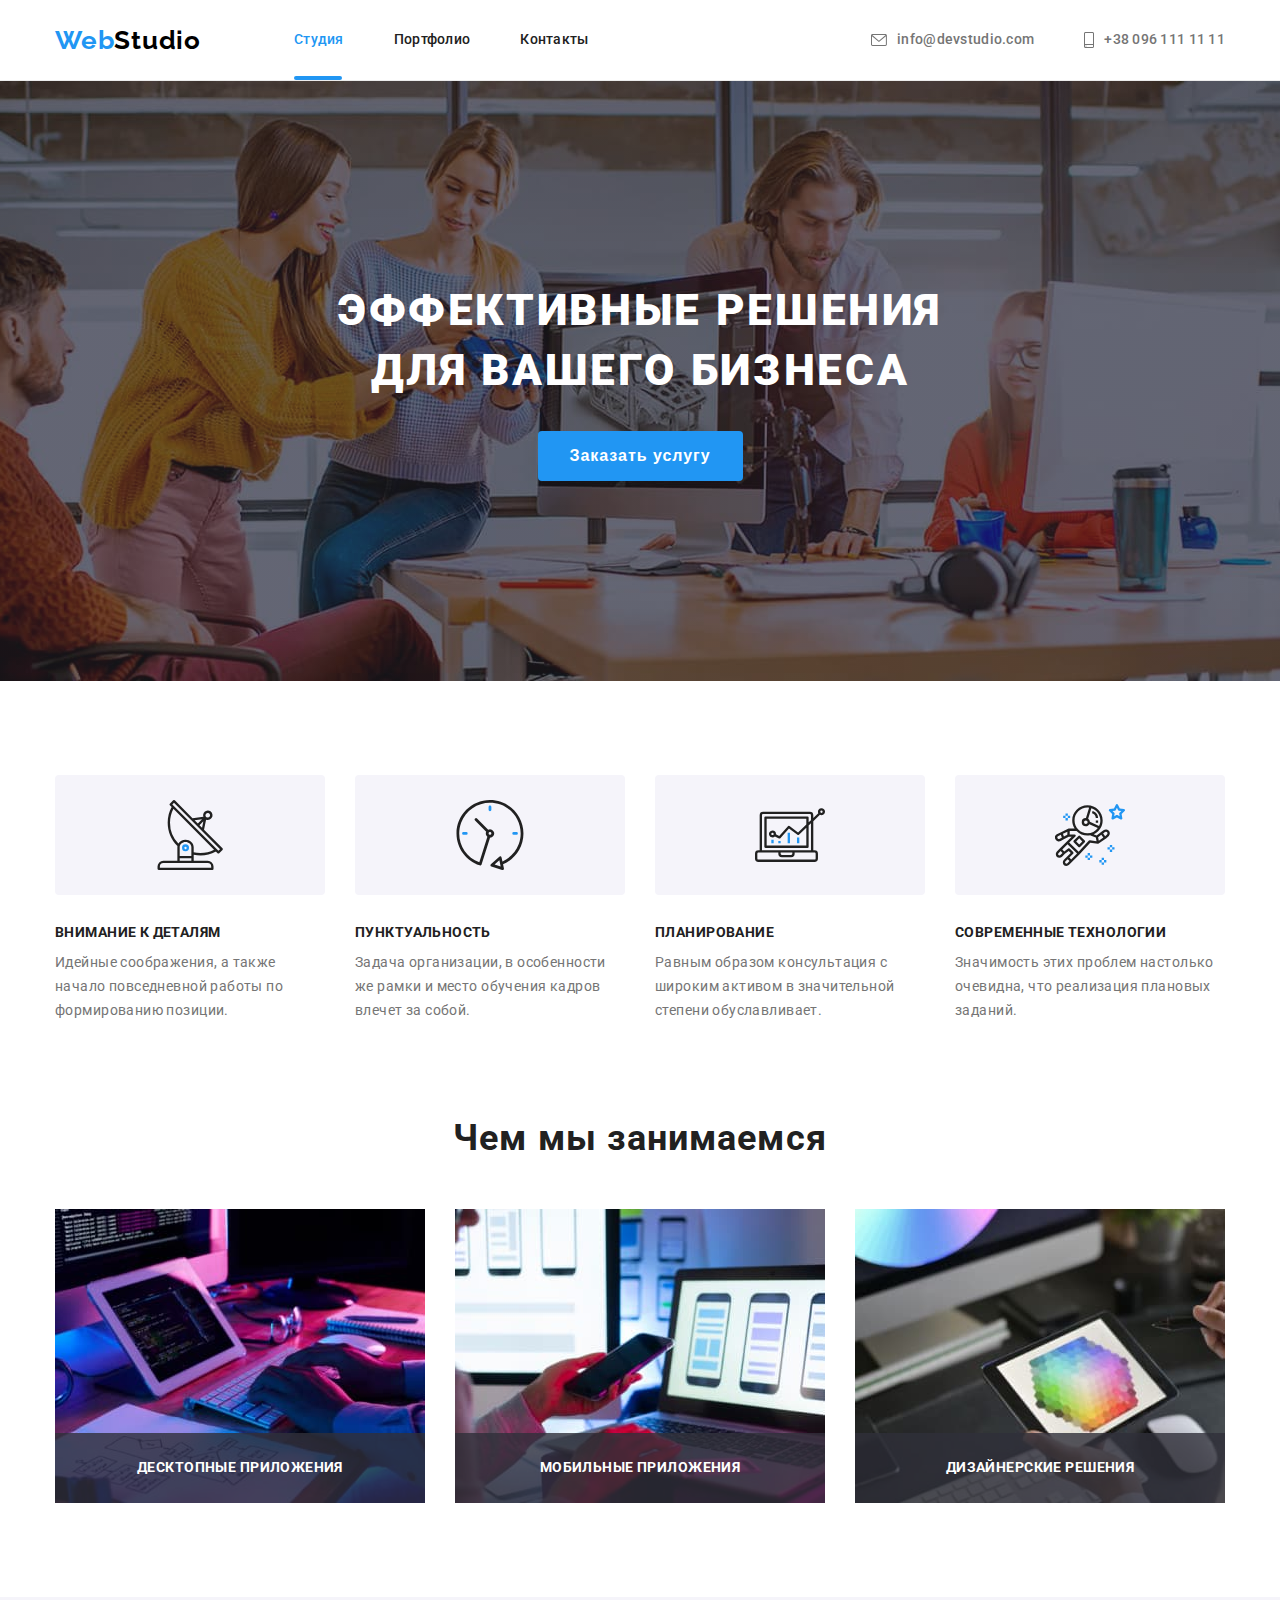
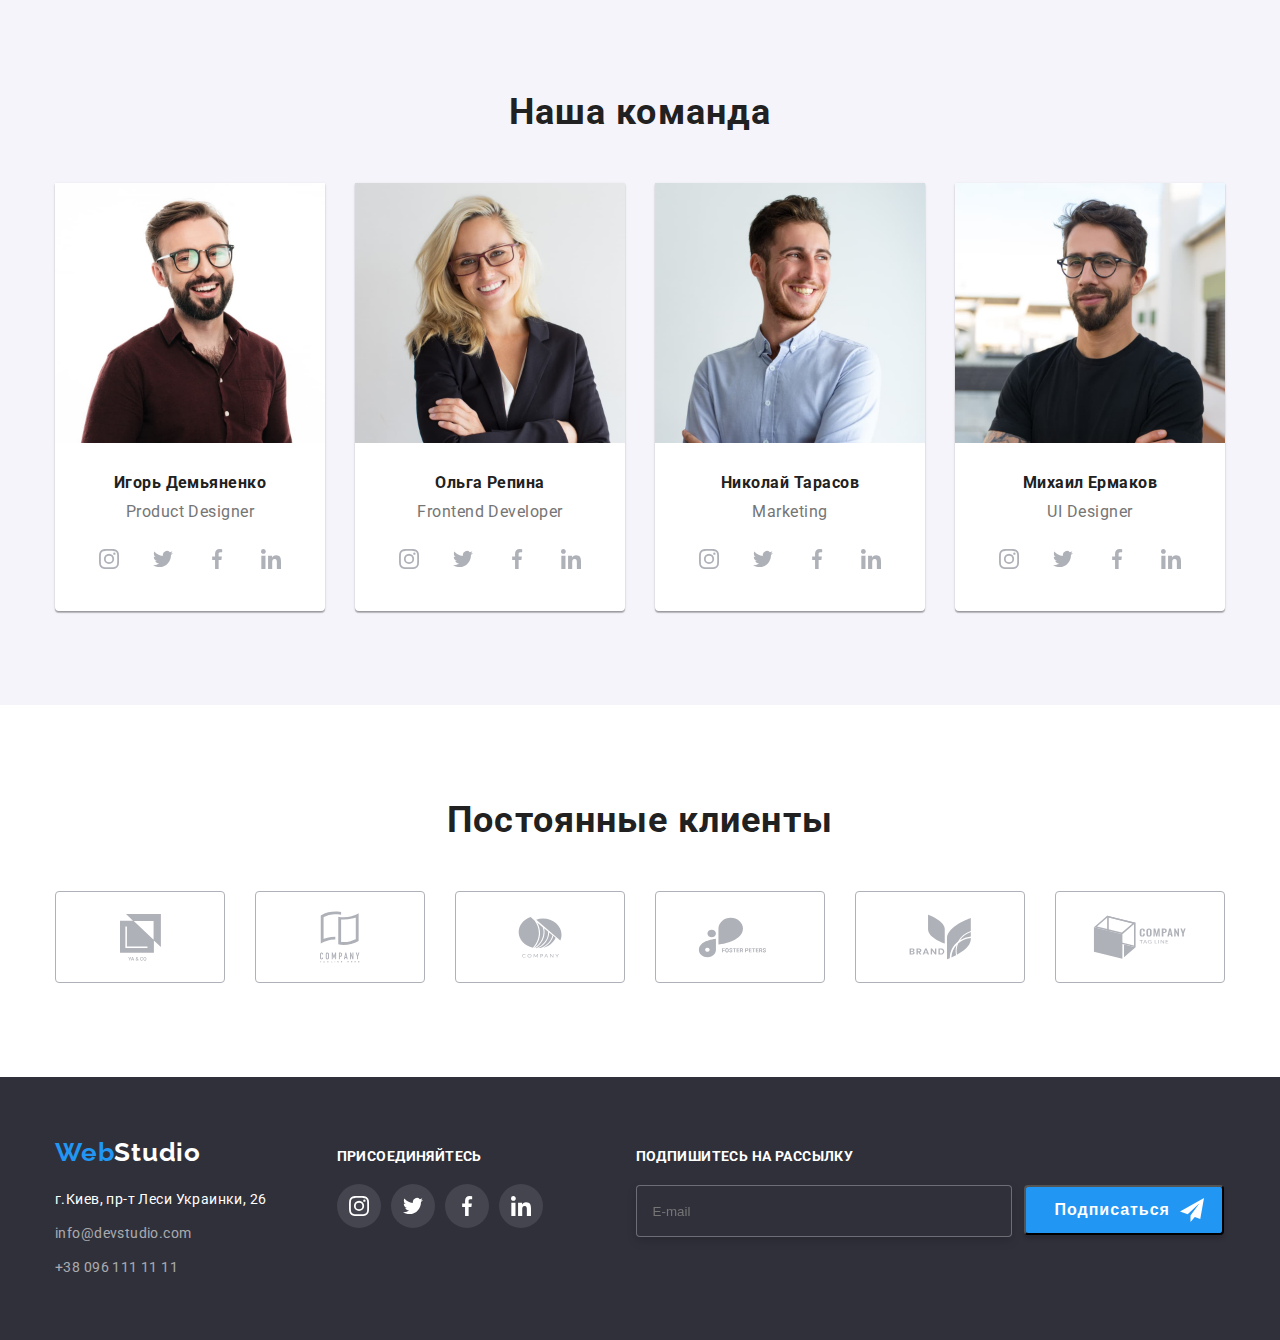
<file: index.html>
<!DOCTYPE html>
<html lang="ru">
<head>
    <meta charset="UTF-8">
    <meta http-equiv="X-UA-Compatible" content="IE=edge">
    <meta name="viewport" content="width=device-width, initial-scale=1.0">
    <title>goit-markup-hw-06</title>
<link rel="stylesheet" href="https://cdnjs.cloudflare.com/ajax/libs/modern-normalize/1.1.0/modern-normalize.min.css"
    integrity="sha512-wpPYUAdjBVSE4KJnH1VR1HeZfpl1ub8YT/NKx4PuQ5NmX2tKuGu6U/JRp5y+Y8XG2tV+wKQpNHVUX03MfMFn9Q=="
    crossorigin="anonymous" referrerpolicy="no-referrer" />

    <link href="https://fonts.googleapis.com/css2?family=Raleway:wght@700&family=Roboto:wght@400;500;700;900&display=swap" rel="stylesheet">

    <link rel="stylesheet" href="./css/styles.css">
</head>


<body>

        <header class="header-border">
                
            <div class="container header-conteiner">
                    
                    
                        
                        <div class="logo-menu-wrapper">
                            <a class="link header-logo" href="./index.html"><span lang="en" class="logo-web logo">Web</span> <p lang="en"
                                    class="logo-s logo">Studio</p> </a>
                            
                            
                            <nav class="header-nav">
                            
                                <ul class="nav-menu list ">
                                    <li class="nav-menu-item "><a class="current current-line link nav-menu-link" href="./index.html">Студия</a></li>
                                    <li class="nav-menu-item"><a class="link nav-menu-link" href="./portfolio.html">Портфолио</a></li>
                                    <li class="nav-menu-item"><a class="link nav-menu-link" href="./contacts.html">Контакты</a></li>
                                </ul>
                            
                            
                            </nav>
                    
                        </div>
                    
                    
                        <div class="header-contacts">
                                <ul class="list">
                                    <!-- Ссылка на адрес электронной почты  -->
                                    <li class="header-contacts-item">
                                        
                                        
                                        <a class="link header-mail header-mail-link" href="mailto:info@devstudio.com">
                                        
                                        <svg class="header-mail-icon" width="16" height="12">
                                            <use href="./images/svg/icons.svg#icon-envelope"></use>
                                        </svg>

                                        info@devstudio.com
                                    
                                    
                                        </a></li>
                                
                                    <!-- Ссылка на телефонный номер -->
                                    <li class="header-contacts-item">
                                        
                                        <a class="link header-tel header-tel-link" href="tel:+380961111111">
                                        
                                        <svg class="header-tel-icon" width="10" height="16">
                                            <use href="./images/svg/icons.svg#icon-smartphone"></use>
                                        </svg>
                                        +38 096 111 11 11
                                    
                                        </a>
                                    
                                    </li>
                                </ul>

                        </div>
                    
            </div>
                      

        </header>

        <main>
                <section class="hero overlay section">
                    
                    <div class="container hero-wrapper">  
                        
                        <h1 class="hero-title">Эффективные решения для вашего бизнеса</h1>

                        <button class="btn hero-btn" type="button" data-modal-open>Заказать услугу</button>
                    </div>
                </section>



                <section class="section">
                    
                    <div class="container features">
                            <h2 class="features-title" lang="en"> </h2>
                            
                            
                            <ul class="list">
                            
                                <li class="features-list-item">
                                    <div class="features-thumb">
                                        <svg class="icon-antenna" width="70" height="70">
                                            <use href="./images/svg/icons.svg#icon-antenna"></use>
                                        </svg>
                                    </div>
                                    <h3 class="features-subtitle">Внимание к деталям</h3>
                                    <p class="features-text">Идейные соображения, а также начало повседневной работы по формированию позиции.</p>
                                </li>
                            
                                <li class="features-list-item">
                                    <div class="features-thumb">
                                        <svg class="icon-clock" width="70" height="70">
                                            <use href="./images/svg/icons.svg#icon-clock"></use>
                                        </svg>
                                    </div>
                                    <h3 class="features-subtitle">Пунктуальность</h3>
                                    <p class="features-text">Задача организации, в особенности же рамки и место обучения кадров влечет за собой.</p>
                                </li>
                            
                                <li class="features-list-item">
                                    <div class="features-thumb">
                                        <svg class="icon-diagram" width="70" height="70">
                                            <use href="./images/svg/icons.svg#icon-diagram"></use>
                                        </svg>
                                    </div>
                                    <h3 class="features-subtitle">Планирование</h3>
                                    <p class="features-text">Равным образом консультация с широким активом в значительной степени обуславливает.</p>
                                </li>
                                <li class="features-list-item">
                                    <div class="features-thumb">
                                        <svg class="icon-astronaut" width="70" height="70">
                                            <use href="./images/svg/icons.svg#icon-astronaut"></use>
                                        </svg>
                                    </div>
                                    <h3 class="features-subtitle">Современные технологии</h3>
                                    <p class="features-text">Значимость этих проблем настолько очевидна, что реализация плановых заданий.</p>
                                </li>
                            </ul>

                    </div>
                    
                    

                
                </section >

                <section  class="section-jobs">
                        
                    <div class="container  jobs">
                            <h2 class="jobs-title">Чем мы занимаемся</h2>
                            
                            <ul class="list">
                                <li class="jobs-list-item">
                                    <img src="./images/jobs/box-1.jpg" alt="Обработка алгоритмов" width="370" height="294">
                                    <div class="jobs-label">
                                        <p class="jobs-label-text">Десктопные приложения</p>
                                    </div>
                                </li>
                                <li class="jobs-list-item">
                                    <img src="./images/jobs/box-2.jpg" alt="Поиск телефонов" width="370" height="294">
                                    <div class="jobs-label">
                                        <p class="jobs-label-text">Мобильные приложения</p>
                                    </div>
                                </li>
                                <li class="jobs-list-item">
                                    <img src="./images/jobs/box-3.jpg" alt="Цветовая палитра" width="370" height="294">
                                    <div class="jobs-label">
                                        <p class="jobs-label-text">Дизайнерские решения</p>
                                    </div>
                                </li>
                            </ul>

                    </div>
                        
                
                
                </section>




                <section class="section team">

                       
                        <div class="container">

                            <h2 class="team-title">Наша команда</h2>
                            
                            <ul class="list">
                                <li class="team-list-item team-card">
                            
                            
                                    <img src="./images/team/team-card1.jpg" alt="Игорь Демьяненко" width="270" height="260">
                            
                                    <div class="team-text-wrapper" >

                                            <h3 class="team-subtitle">Игорь Демьяненко</h3>
                                            <p class="team-text" lang="en">Product Designer</p>

                                            <ul class="team-social-list">
                                                <li class="list-icon-item">
                                                    <a class="team-social-link" href="">
                                                        <svg class="icon-instagram icons-bg" width="20" height="20">
                                                            <use href="./images/svg/icons.svg#icon-instagram"></use>
                                                        </svg>
                                                    </a>
                                                        
                                                    
                                                </li>
                                                <li class="list-icon-item">
                                                    <a class="team-social-link" href="">
                                                        <svg class="icon-twitter icons-bg" width="20" height="20">
                                                            <use href="./images/svg/icons.svg#icon-twitter"></use>
                                                        </svg>
                                                    </a>
                                                    
                                                </li>
                                                <li class="list-icon-item">
                                                    <a class="team-social-link" href="">
                                                        <svg class="icon-facebook icons-bg" width="20" height="20">
                                                            <use href="./images/svg/icons.svg#icon-facebook"></use>
                                                        </svg>
                                                    </a>
                                                </li>
                                                <li class="list-icon-item">
                                                    <a class="team-social-link" href="">
                                                        <svg class="icon-linkedin icons-bg" width="20" height="20">
                                                            <use href="./images/svg/icons.svg#icon-linkedin"></use>
                                                        </svg>
                                                    </a>
                                                </li>
                                            </ul>
                                    </div>
                                    
                                </li>
                            
                            
                                <li class="team-list-item team-card">
                            
                            
                                    <img src="./images/team/team-card2.jpg" alt="Ольга Репина" width="270" height="260">
                            

                                        <div class="team-text-wrapper" >
                                            <h3 class="team-subtitle">Ольга Репина</h3>
                                            <p class="team-text" lang="en">Frontend Developer</p>
                                            <ul class="team-social-list">
                                                <li class="list-icon-item">
                                                    <a class="team-social-link" href="">
                                                        <svg class="icon-instagram icons-bg" width="20" height="20">
                                                            <use href="./images/svg/icons.svg#icon-instagram"></use>
                                                        </svg>
                                                    </a>
                                            
                                            
                                                </li>
                                                <li class="list-icon-item">
                                                    <a class="team-social-link" href="">
                                                        <svg class="icon-twitter icons-bg" width="20" height="20">
                                                            <use href="./images/svg/icons.svg#icon-twitter"></use>
                                                        </svg>
                                                    </a>
                                            
                                                </li>
                                                <li class="list-icon-item">
                                                    <a class="team-social-link" href="">
                                                        <svg class="icon-facebook icons-bg" width="20" height="20">
                                                            <use href="./images/svg/icons.svg#icon-facebook"></use>
                                                        </svg>
                                                    </a>
                                                </li>
                                                <li class="list-icon-item">
                                                    <a class="team-social-link" href="">
                                                        <svg class="icon-linkedin icons-bg" width="20" height="20">
                                                            <use href="./images/svg/icons.svg#icon-linkedin"></use>
                                                        </svg>
                                                    </a>
                                                </li>
                                            </ul>
                                        </div>
                                    
                            
                                </li>
                            
                            
                                <li class="team-list-item team-card">
                            
                            
                                    <img src="./images/team/team-card3.jpg" alt="Николай Тарасов" width="270" height="260">
                            
                                    
                                    <div class="team-text-wrapper" >
                                        <h3 class="team-subtitle">Николай Тарасов</h3>
                                        <p class="team-text" lang="en">Marketing</p>
                                        <ul class="team-social-list">
                                            <li class="list-icon-item">
                                                <a class="team-social-link" href="">
                                                    <svg class="icon-instagram icons-bg" width="20" height="20">
                                                        <use href="./images/svg/icons.svg#icon-instagram"></use>
                                                    </svg>
                                                </a>
                                        
                                        
                                            </li>
                                            <li class="list-icon-item">
                                                <a class="team-social-link" href="">
                                                    <svg class="icon-twitter icons-bg" width="20" height="20">
                                                        <use href="./images/svg/icons.svg#icon-twitter"></use>
                                                    </svg>
                                                </a>
                                        
                                            </li>
                                            <li class="list-icon-item">
                                                <a class="team-social-link" href="">
                                                    <svg class="icon-facebook icons-bg" width="20" height="20">
                                                        <use href="./images/svg/icons.svg#icon-facebook"></use>
                                                    </svg>
                                                </a>
                                            </li>
                                            <li class="list-icon-item">
                                                <a class="team-social-link" href="">
                                                    <svg class="icon-linkedin icons-bg" width="20" height="20">
                                                        <use href="./images/svg/icons.svg#icon-linkedin"></use>
                                                    </svg>
                                                </a>
                                            </li>
                                        </ul>
                                    </div>
                                    
                            
                            
                                </li>
                            
                            
                                <li class="team-list-item team-card">
                            
                            
                                    <img src="./images/team/team-card4.jpg" alt="Михаил Ермаков" width="270" height="260">
                            
                                    
                                    <div class="team-text-wrapper" >
                                        <h3 class="team-subtitle">Михаил Ермаков</h3>
                                        <p class="team-text" lang="en">UI Designer</p>
                                        <ul class="team-social-list">
                                            <li class="list-icon-item">
                                                <a class="team-social-link" href="">
                                                    <svg class="icon-instagram icons-bg" width="20" height="20">
                                                        <use href="./images/svg/icons.svg#icon-instagram"></use>
                                                    </svg>
                                                </a>
                                        
                                        
                                            </li>
                                            <li class="list-icon-item">
                                                <a class="team-social-link" href="">
                                                    <svg class="icon-twitter icons-bg" width="20" height="20">
                                                        <use href="./images/svg/icons.svg#icon-twitter"></use>
                                                    </svg>
                                                </a>
                                        
                                            </li>
                                            <li class="list-icon-item">
                                                <a class="team-social-link" href="">
                                                    <svg class="icon-facebook icons-bg" width="20" height="20">
                                                        <use href="./images/svg/icons.svg#icon-facebook"></use>
                                                    </svg>
                                                </a>
                                            </li>
                                            <li class="list-icon-item">
                                                <a class="team-social-link" href="">
                                                    <svg class="icon-linkedin icons-bg" width="20" height="20">
                                                        <use href="./images/svg/icons.svg#icon-linkedin"></use>
                                                    </svg>
                                                </a>
                                            </li>
                                        </ul>
                                    </div>

                                    
                            
                                </li>
                            
                            </ul>

                        </div>
                        


                </section>



                <section class="section klients">

                    <div class="container">

                        <h2 class="klients-title">Постоянные клиенты</h2>

                        <ul class="list klients-list">

                            <li class="klients-list-item">

                                <a class="link clients-link" href="">

                                    <svg class="icon-client1 klients-list-icon" width="41" height="47">
                                        <use href="./images/svg/icons.svg#icon-client1"></use>
                                    </svg>

                                </a>


                                

                            </li>

                            <li class="klients-list-item">
                            
                                <a class="link clients-link" href="">
                                
                                    <svg class="icon-client2 klients-list-icon" width="40" height="52">
                                        <use href="./images/svg/icons.svg#icon-client2"></use>
                                    </svg>
                                
                                </a>
                            
                            </li>

                            <li class="klients-list-item">
                            
                                <a class="link clients-link" href="">
                                
                                    <svg class="icon-client3 klients-list-icon" width="44" height="42">
                                        <use href="./images/svg/icons.svg#icon-client3"></use>
                                    </svg>
                                
                                </a>
                            
                            </li>

                            <li class="klients-list-item">
                            
                                <a class="link clients-link" href="">
                                
                                    <svg class="icon-client4 klients-list-icon" width="85" height="41">
                                        <use href="./images/svg/icons.svg#icon-client4"></use>
                                    </svg>
                                
                                </a>
                            
                            </li>


                            <li class="klients-list-item">
                            
                                <a class="link clients-link" href="">
                                
                                    <svg class="icon-client5 klients-list-icon" width="63" height="46">
                                        <use href="./images/svg/icons.svg#icon-client5"></use>
                                    </svg>
                                
                                </a>
                            
                            </li>


                            <li class="klients-list-item">
                            
                                <a class="link clients-link" href="">
                                
                                    <svg class="icon-client6 klients-list-icon" width="94" height="44">
                                        <use href="./images/svg/icons.svg#icon-client6"></use>
                                    </svg>
                                
                                </a>
                            
                            </li>

                        </ul>

                    </div>

                </section>
                

        </main>


        <footer class="footer section">
           
            <div class="container footer-wrapper">

                    <div class="footer-contacts">
                        <a class="link footer-link" href="./index.html"><span lang="en" class="footer-logo-web logo">Web</span>
                            <p lang="en" class="footer-logo-s logo">Studio</p>
                        </a>
                        
                        
                        <address class="footer-address">
                            <p class="footer-address-text">г.Киев,
                                пр-т Леси Украинки, 26</p>
                        
                        
                            <ul class="list">
                                <!-- Ссылка на адрес электронной почты  -->
                                <li class="footer-list-item"><a class="link footer-mail" href="mailto:info@devstudio.com">info@devstudio.com</a>
                                </li>
                        
                                <!-- Ссылка на телефонный номер -->
                                <li class="footer-list-item"><a class="link footer-tel" href="tel:+380961111111">+38 096 111 11 11</a></li>
                            </ul>
                        
                        
                        </address>

                    </div>
                    

                    <div class="footer-social-links">

                        <p class="footer-title-link">присоединяйтесь</p>

                        <ul class="list footer-social-list">
                            
                            <li class="footer-social-list-item">
                                <a class="footer-social-list-link" href="">
                                        <svg class="footer-icon" width="20" height="20">
                                            <use href="./images/svg/icons.svg#icon-instagram"></use>
                                        </svg>
                                </a>
                            </li>

                            <li class="footer-social-list-item">
                                <a class="footer-social-list-link" href="">
                                    <svg class="footer-icon" width="20" height="20">
                                        <use href="./images/svg/icons.svg#icon-twitter"></use>
                                    </svg>
                                </a>
                            </li>


                            <li class="footer-social-list-item">
                                <a class="footer-social-list-link" href="">
                                    <svg class="footer-icon" width="20" height="20">
                                        <use href="./images/svg/icons.svg#icon-facebook"></use>
                                    </svg>
                                </a>
                            </li>


                            <li class="footer-social-list-item">
                                <a class="footer-social-list-link" href="">
                                    <svg class="footer-icon" width="20" height="20">
                                        <use href="./images/svg/icons.svg#icon-linkedin"></use>
                                    </svg>
                                </a>
                            </li>


                            
                        </ul>


                    </div>

                    <div class="footer-form">
                        
                        <label class="footer-title-form">Подпишитесь на рассылку
                            <span class="footer-form-wraper">
                                <input type="mail" class="footer-form-input" name="mailing" placeholder="E-mail">
                                
                                <button class="footer-button-mailing"> <span class="footer-button-mailing-title" >Подписаться</span> 
                                    <svg class="footer-pictures" width="24" height="24">
                                        <use href="./images/svg/icons.svg#icon-icon-send">
                                        </use>
                                    </svg>
                                </button>

                            </span>
                        </label>

                    </div>
            </div>
            

        </footer>

        <div class="backdrop is-hidden" data-modal>

            <div class="modal">
                <button type="button" class="modal-btn" data-modal-close>

                    <svg class="modal-icon" width="18" height="18">
                        <use href="./images/svg/icons.svg#icon-close-black"></use>
                    </svg>
                </button>

                <form action="#" class="modal-form">
                    <p class="modal-form-title">Оставьте свои данные, мы вам перезвоним</p>
                    <label class="modal-form-item">Имя
                        <span class="modal-form-wraper">
                            <input type="text" class="modal-form-input" name="user-name" minlength="2" pattern="[a-zA-Zа-яёА-ЯЁ]+"
                                title="Имя должно содержать только смволы кириллицы или латиницы" required="">
                            <svg class="modal-pictures" width="18" height="18">
                                <use href="./images/svg/icons.svg#icon-icon-name-modal">
                                </use>
                            </svg>
                        </span>
                    </label>
                    <label class="modal-form-item">Телефон
                        <span class="modal-form-wraper">
                            <input type="tel" class="modal-form-input" name="user-tel" pattern="[0-9]{3}-[0-9]{3}-[0-9]{2}-[0-9]{2}"
                                title="099-000-00-00">
                            <svg class="modal-pictures" width="18" height="18">
                                <use href="./images/svg/icons.svg#icon-icon-phone-modal">
                                </use>
                            </svg>
                        </span>
                    </label>
                    <label class="modal-form-item">Почта
                        <span class="modal-form-wraper">
                            <input type="mail" title="example@mail.com" class="modal-form-input" name="user-post">
                            <svg class="modal-pictures" width="18" height="18">
                                <use href="./images/svg/icons.svg#icon-icon-email-modal">
                                </use>
                            </svg>
                        </span>
                    </label>
                    <label class="modal-form-item modal-form-item-last">Комментарий
                        <textarea class="modal-form-message" name="message" placeholder="Введите текст"></textarea>
                    </label>
                   
                    <input type="checkbox" id="accept-policy" class="modal-form-checkbox visually-hidden">
                    <label for="accept-policy" class="modal-form-checkbox-lable">Соглашаюсь с рассылкой и принимаю&nbsp;
                        <a href="#" class="agree">Условия договора</a>
                    </label>
                    <div class="modal-button-position">
                        <button class="modal-form-button" type="submit">Отправить</button>
                    </div>
                </form>

            </div>
               

        </div>
    
        <script src="./js/modal.js"></script>
</body>

</html>
</file>
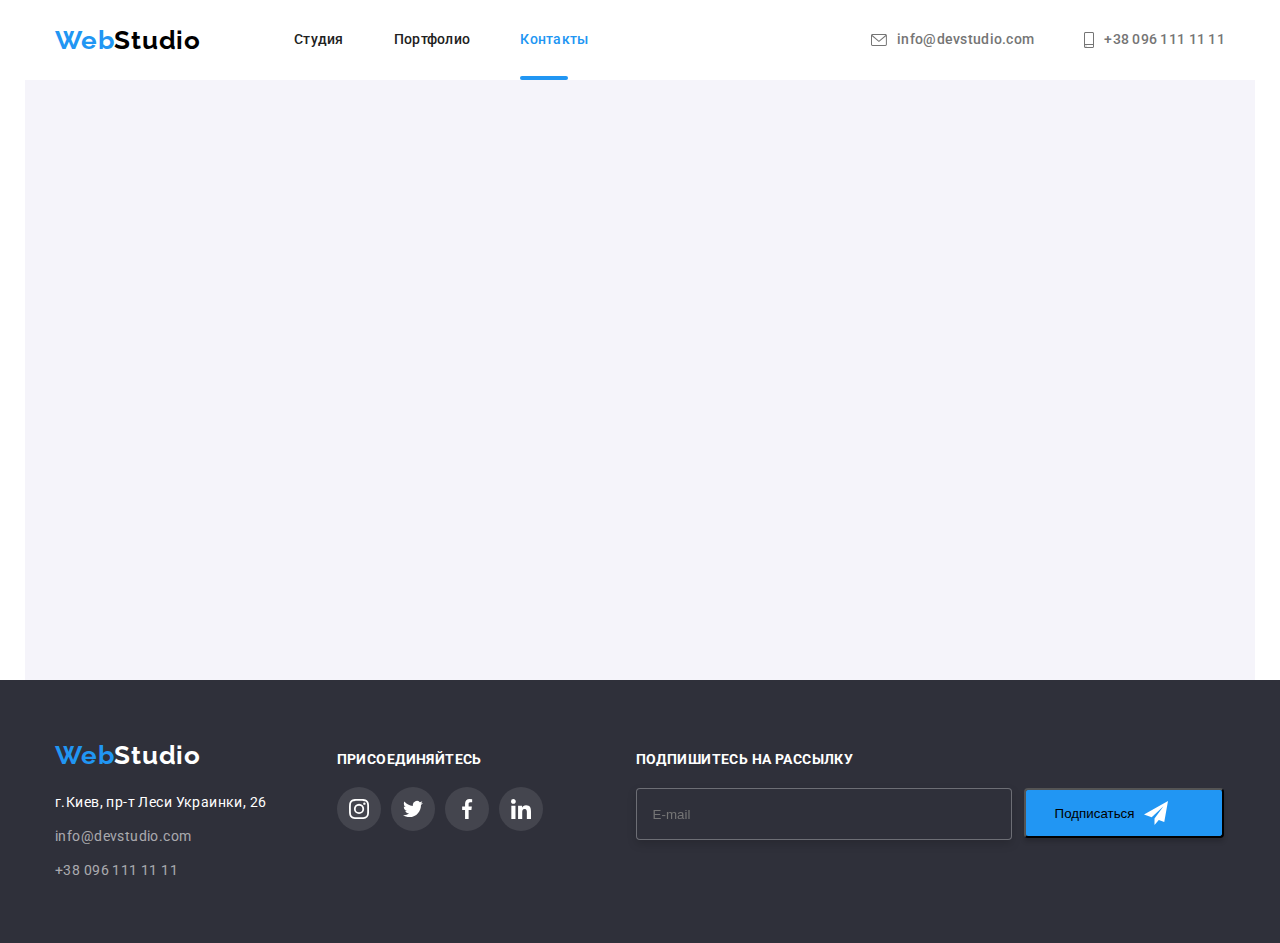
<file: contacts.html>
<!DOCTYPE html>
<html lang="ru">
<head>
    <meta charset="UTF-8">
    <meta http-equiv="X-UA-Compatible" content="IE=edge">
    <meta name="viewport" content="width=device-width, initial-scale=1.0">
    <title>Contacts</title>
    <link rel="stylesheet" href="https://cdnjs.cloudflare.com/ajax/libs/modern-normalize/1.1.0/modern-normalize.min.css"
        integrity="sha512-wpPYUAdjBVSE4KJnH1VR1HeZfpl1ub8YT/NKx4PuQ5NmX2tKuGu6U/JRp5y+Y8XG2tV+wKQpNHVUX03MfMFn9Q=="
        crossorigin="anonymous" referrerpolicy="no-referrer" />

    <link
        href="https://fonts.googleapis.com/css2?family=Raleway:wght@700&family=Roboto:wght@400;500;700;900&display=swap"
        rel="stylesheet">

    <link rel="stylesheet" href="./css/styles.css">

</head>
<body>
        <header>
        
            <div class="container header-conteiner">
        
        
        
                <div class="logo-menu-wrapper">
                    <a class="link header-logo" href="./index.html"><span lang="en" class="logo-web logo">Web</span>
                        <p lang="en" class="logo-s logo">Studio</p>
                    </a>
        
        
                    <nav class="header-nav">
        
                        <ul class="nav-menu list ">
                            <li class="nav-menu-item"><a class="link nav-menu-link" href="./index.html">Студия</a></li>
                            <li class="nav-menu-item"><a class="link nav-menu-link" href="./portfolio.html">Портфолио</a></li>
                            <li class="nav-menu-item"><a class="current current-line link nav-menu-link" href="./contacts.html">Контакты</a></li>
                        </ul>
        
        
                    </nav>
        
                </div>
        
        
                <div class="header-contacts">
                    <ul class="list">
                        <!-- Ссылка на адрес электронной почты  -->
                        <li class="header-contacts-item">
                
                
                            <a class="link header-mail header-mail-link" href="mailto:info@devstudio.com">
                
                                <svg class="header-mail-icon" width="16" height="12">
                                    <use href="./images/svg/icons.svg#icon-envelope"></use>
                                </svg>
                
                                info@devstudio.com
                
                
                            </a>
                        </li>
                
                        <!-- Ссылка на телефонный номер -->
                        <li class="header-contacts-item">
                
                            <a class="link header-tel header-tel-link" href="tel:+380961111111">
                
                                <svg class="header-tel-icon" width="10" height="16">
                                    <use href="./images/svg/icons.svg#icon-smartphone"></use>
                                </svg>
                                +38 096 111 11 11
                
                            </a>
                
                        </li>
                    </ul>
                
                </div>
            </div>
        
        
        
        
        
        
        
        
        </header>

        <main class="container-contacts">
            
        </main>


        <footer class="footer section">
        
            <div class="container footer-wrapper">
        
                <div class="footer-contacts">
                    <a class="link footer-link" href="./index.html"><span lang="en" class="footer-logo-web logo">Web</span>
                        <p lang="en" class="footer-logo-s logo">Studio</p>
                    </a>
        
        
                    <address class="footer-address">
                        <p class="footer-address-text">г.Киев,
                            пр-т Леси Украинки, 26</p>
        
        
                        <ul class="list">
                            <!-- Ссылка на адрес электронной почты  -->
                            <li class="footer-list-item"><a class="link footer-mail"
                                    href="mailto:info@devstudio.com">info@devstudio.com</a>
                            </li>
        
                            <!-- Ссылка на телефонный номер -->
                            <li class="footer-list-item"><a class="link footer-tel" href="tel:+380961111111">+38 096 111 11
                                    11</a></li>
                        </ul>
        
        
                    </address>
        
                </div>
        
        
                <div class="footer-social-links">
        
                    <p class="footer-title-link">присоединяйтесь</p>
        
                    <ul class="list footer-social-list">
        
                        <li class="footer-social-list-item">
                            <a class="footer-social-list-link" href="">
                                <svg class="footer-icon" width="20" height="20">
                                    <use href="./images/svg/icons.svg#icon-instagram"></use>
                                </svg>
                            </a>
                        </li>
        
                        <li class="footer-social-list-item">
                            <a class="footer-social-list-link" href="">
                                <svg class="footer-icon" width="20" height="20">
                                    <use href="./images/svg/icons.svg#icon-twitter"></use>
                                </svg>
                            </a>
                        </li>
        
        
                        <li class="footer-social-list-item">
                            <a class="footer-social-list-link" href="">
                                <svg class="footer-icon" width="20" height="20">
                                    <use href="./images/svg/icons.svg#icon-facebook"></use>
                                </svg>
                            </a>
                        </li>
        
        
                        <li class="footer-social-list-item">
                            <a class="footer-social-list-link" href="">
                                <svg class="footer-icon" width="20" height="20">
                                    <use href="./images/svg/icons.svg#icon-linkedin"></use>
                                </svg>
                            </a>
                        </li>
        
        
        
                    </ul>
        
        
                </div>
        
                <div class="footer-form">
        
                    <label class="footer-title-form">Подпишитесь на рассылку
                        <span class="footer-form-wraper">
                            <input type="mail" class="footer-form-input" name="mailing" placeholder="E-mail">
        
                            <button class="footer-button-mailing">Подписаться
                                <svg class="footer-pictures" width="24" height="24">
                                    <use href="./images/svg/icons.svg#icon-icon-send">
                                    </use>
                                </svg>
                            </button>
        
                        </span>
                    </label>
        
                </div>
            </div>
        
        
        </footer>
    
</body>
</html>
</file>
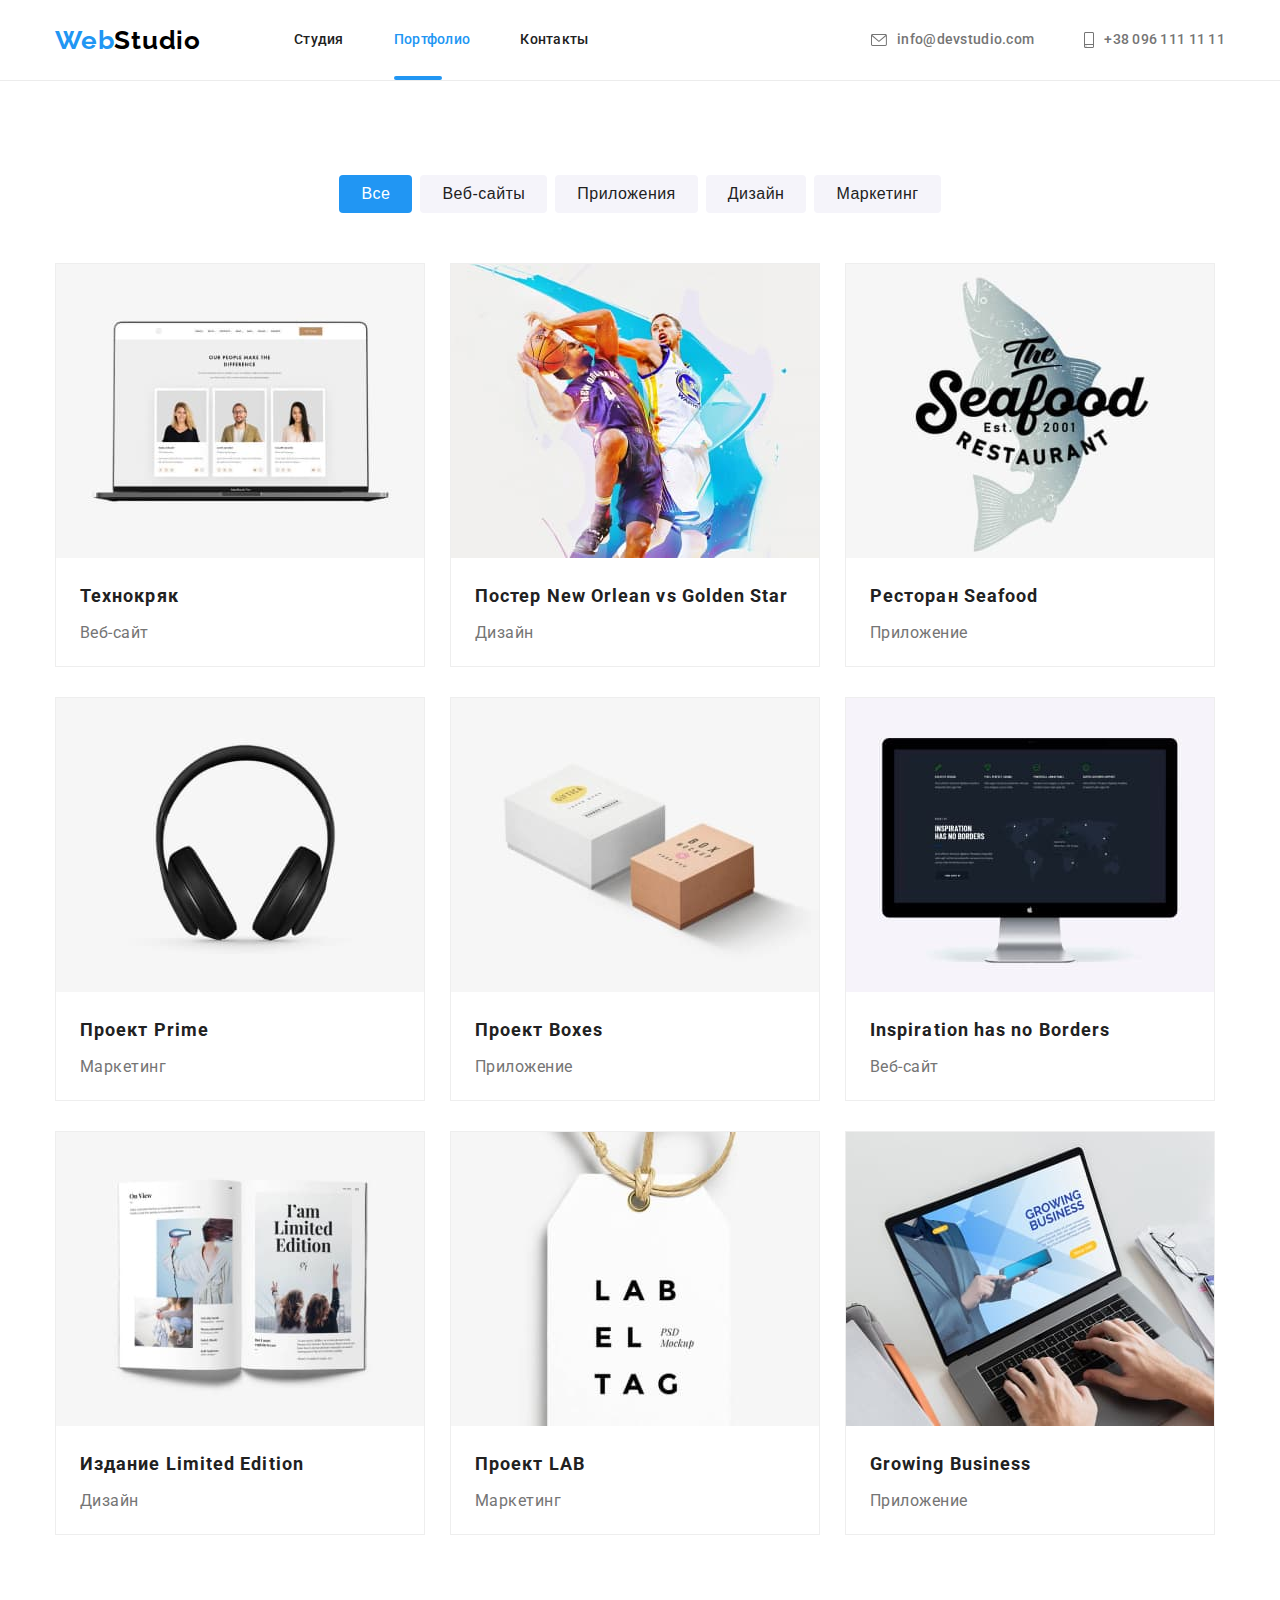
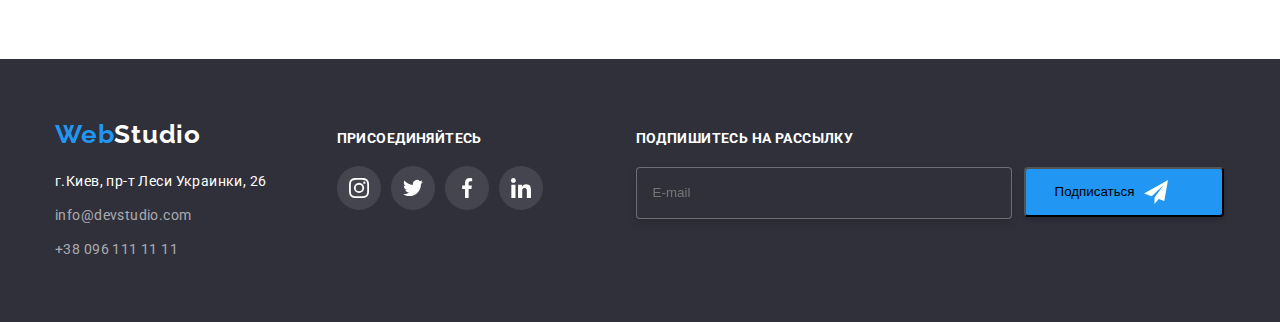
<file: portfolio.html>
<!DOCTYPE html>
<html lang="ru">
<head>
    <meta charset="UTF-8">
    <meta http-equiv="X-UA-Compatible" content="IE=edge">
    <meta name="viewport" content="width=device-width, initial-scale=1.0">
    <title>Portfolio</title>
        <link rel="stylesheet" href="https://cdnjs.cloudflare.com/ajax/libs/modern-normalize/1.1.0/modern-normalize.min.css"
            integrity="sha512-wpPYUAdjBVSE4KJnH1VR1HeZfpl1ub8YT/NKx4PuQ5NmX2tKuGu6U/JRp5y+Y8XG2tV+wKQpNHVUX03MfMFn9Q=="
            crossorigin="anonymous" referrerpolicy="no-referrer" />

        <link href="https://fonts.googleapis.com/css2?family=Raleway:wght@700&family=Roboto:wght@400;500;700;900&display=swap"  rel="stylesheet">

        <link rel="stylesheet" href="./css/styles.css">

</head>


<body>
        <header class="header-border">
        
            <div class="container">
        
                <div class="header-conteiner">
        
                    <div class="logo-menu-wrapper">
                        <a class="link header-logo" href="./index.html"><span lang="en" class="logo-web logo">Web</span>
                            <p lang="en" class="logo-s logo">Studio</p>
                        </a>
        
        
                        <nav class="header-nav">
        
                            <ul class="nav-menu list ">
                                <li class="nav-menu-item"><a class="link nav-menu-link" href="./index.html">Студия</a>
                                </li>
                                <li class="nav-menu-item"><a class="current current-line link nav-menu-link" href="./portfolio.html">Портфолио</a>
                                </li>
                                <li class="nav-menu-item"><a class="link nav-menu-link" href="./contacts.html">Контакты</a></li>
                            </ul>
        
        
                        </nav>
        
                    </div>
        
        
                    <div class="header-contacts">
                        <ul class="list">
                            <!-- Ссылка на адрес электронной почты  -->
                            <li class="header-contacts-item">
                    
                    
                                <a class="link header-mail header-mail-link" href="mailto:info@devstudio.com">
                    
                                    <svg class="header-mail-icon" width="16" height="12">
                                        <use href="./images/svg/icons.svg#icon-envelope"></use>
                                    </svg>
                    
                                    info@devstudio.com
                    
                    
                                </a>
                            </li>
                    
                            <!-- Ссылка на телефонный номер -->
                            <li class="header-contacts-item">
                    
                                <a class="link header-tel header-tel-link" href="tel:+380961111111">
                    
                                    <svg class="header-tel-icon" width="10" height="16">
                                        <use href="./images/svg/icons.svg#icon-smartphone"></use>
                                    </svg>
                                    +38 096 111 11 11
                    
                                </a>
                    
                            </li>
                        </ul>
                    
                    </div>
                </div>
            </div>
        
        
        
        
        
        
        
        
        </header>

        <main>

            <section class="section">
                                    
                
                
                    <div class="container">
                    
                        <h1 style="display: none;">Портфолио</h1>
                    
                        <ul class="filter list">
                            <li class="filter-list-item"> <button class="portfolio-btn portfolio-btn-filter current-btn-filter" type="button">Все</button>
                            </li>
                    
                            <li class="filter-list-item"> <button class="portfolio-btn portfolio-btn-filter"
                                    type="button">Веб-сайты</button>
                            </li>
                    
                            <li class="filter-list-item"> <button class="portfolio-btn portfolio-btn-filter"
                                    type="button">Приложения</button>
                            </li>
                    
                            <li class="filter-list-item"> <button class="portfolio-btn portfolio-btn-filter" type="button">Дизайн</button>
                            </li>
                    
                            <li class="filter-list-item"> <button class="portfolio-btn portfolio-btn-filter"
                                    type="button">Маркетинг</button>
                            </li>
                    
                        </ul>
                    
                    
                                      
                        
                    
                            <ul class="works list">
                                
                                <li class="works-list-item border">
                                    

                                            <a class="link border works-list-link" href="">
                                                

                                                <div class="portfolio-overlay-wrapper">

                                                    <img src="./images/portfolio/img1.jpg" alt="Технокряк" width="370" height="294">
                                                    
                                                    <p class="portfolio-overlay-text">Технокряк это современная площадка распространения коронавируса. Компании используют
                                                        эту платформу для цифрового
                                                        шпионажа и атак на защищённые сервера конкурентов.</p>

                                                </div>


                                                

                                                <div class="porfolio-wotks-text-wrapper">
                                                    <h2 class="potfolio-works-subtitle">Технокряк</h2>
                                                    <p class="potfolio-works-text">Веб-сайт</p>
                                                </div>
                                            
                                            </a>

                                                          
                                    
                                    
                                    
                                    
                                </li>
                    
                                <li class="works-list-item border">
                                    
                                    

                                        <a class="link border works-list-link" href="">


                                            <div class="portfolio-overlay-wrapper">
                                            
                                                
                                                <img src="./images/portfolio/img2.jpg" alt="Постер New Orlean vs Golden Star" width="370" height="294">

                                                <p class="portfolio-overlay-text">Технокряк это современная площадка распространения коронавируса. Компании
                                                    используют
                                                    эту платформу для цифрового
                                                    шпионажа и атак на защищённые сервера конкурентов.</p>
                                            
                                            </div>
                                        
                                                                                  
                                            
                                            
                                         
                                            
                                            <div class="porfolio-wotks-text-wrapper">
                                                <h2 class="potfolio-works-subtitle">Постер <span lang="en">New Orlean vs Golden Star</span> </h2>
                                                <p class="potfolio-works-text">Дизайн</p>
                                            </div>
                                        
                                        
                                        </a>

                                    
                                    
                                    
                                    
                                    
                                    
                                    
                                </li>
                    
                                <li class="works-list-item  border">
                                    
                                    <a class="link border works-list-link" href="">

                                            <div class="portfolio-overlay-wrapper">
                                            
                                                <img src="./images/portfolio/img3.jpg" alt="Ресторан Seafood" width="370" height="294">
                                            
                                                <p class="portfolio-overlay-text">Технокряк это современная площадка распространения коронавируса. Компании
                                                    используют
                                                    эту платформу для цифрового
                                                    шпионажа и атак на защищённые сервера конкурентов.</p>
                                            
                                            </div>
                                            
                                            <div class="porfolio-wotks-text-wrapper">
                                                <h2 class="potfolio-works-subtitle">Ресторан <span lang="en">Seafood</span> </h2>
                                                <p class="potfolio-works-text">Приложение</p>
                                            </div>

                                    </a>
                                    
                                    
                                    
                                    
                                </li>
                    
                                <li class="works-list-item gallery-link border">
                                    
                                    <a class="link border works-list-link" href="">
                                            
                                            <div class="portfolio-overlay-wrapper">
                                            
                                            
                                                <img src="./images/portfolio/img4.jpg" alt="Проект Prime" width="370" height="294">
                                                <p class="portfolio-overlay-text">Технокряк это современная площадка распространения коронавируса. Компании
                                                    используют
                                                    эту платформу для цифрового
                                                    шпионажа и атак на защищённые сервера конкурентов.</p>
                                            
                                            </div>
                                            
                                            <div class="porfolio-wotks-text-wrapper">
                                                <h2 class="potfolio-works-subtitle">Проект <span lang="en">Prime</span></h2>
                                                <p class="potfolio-works-text">Маркетинг</p>
                                            </div>



                                    </a>
                                    
                                    
                                    
                                    
                                </li>
                    
                                <li class="works-list-item gallery-link border">
                                    
                                    <a class="link border works-list-link" href="">

                                            <div class="portfolio-overlay-wrapper">
                                            
                                                <img src="./images/portfolio/img5.jpg" alt="Проект Boxes" width="370" height="294">
                                            
                                                <p class="portfolio-overlay-text">Технокряк это современная площадка распространения коронавируса. Компании
                                                    используют
                                                    эту платформу для цифрового
                                                    шпионажа и атак на защищённые сервера конкурентов.</p>
                                            
                                            </div>
                                            
                                            <div class="porfolio-wotks-text-wrapper">
                                                <h2 class="potfolio-works-subtitle">Проект <span lang="en">Boxes</span></h2>
                                                <p class="potfolio-works-text">Приложение</p>
                                            </div>


                                    </a>
                                    
                                    
                                    
                                    
                                    
                                </li>
                    
                    
                                <li class="works-list-item gallery-link border">
                                    
                                    <a class="link border works-list-link" href="">

                                            <div class="portfolio-overlay-wrapper">
                                            
                                            
                                                <img src="./images/portfolio/img6.jpg" alt="Inspiration has no Borders" width="370" height="294">
                                                <p class="portfolio-overlay-text">Технокряк это современная площадка распространения коронавируса. Компании
                                                    используют
                                                    эту платформу для цифрового
                                                    шпионажа и атак на защищённые сервера конкурентов.</p>
                                            
                                            </div>
                                            
                                            <div class="porfolio-wotks-text-wrapper">
                                                <h2 class="potfolio-works-subtitle" lang="en">Inspiration has no Borders</h2>
                                                <p class="potfolio-works-text">Веб-сайт</p>
                                            </div>


                                    </a>
                                    
                                    
                                    
                                    
                                </li>
                    
                    
                                <li class="works-list-item gallery-link border">
                                    
                                    <a class="link border works-list-link" href="">
                                            
                                            <div class="portfolio-overlay-wrapper">
                                            
                                                <img src="./images/portfolio/img7.jpg" alt="Издание Limited Edition" width="370" height="294">
                                            
                                                <p class="portfolio-overlay-text">Технокряк это современная площадка распространения коронавируса. Компании
                                                    используют
                                                    эту платформу для цифрового
                                                    шпионажа и атак на защищённые сервера конкурентов.</p>
                                            
                                            </div>
                                            
                                            <div class="porfolio-wotks-text-wrapper">
                                                <h2 class="potfolio-works-subtitle">Издание <span lang="en">Limited Edition</span></h2>
                                                <p class="potfolio-works-text">Дизайн</p>
                                            </div>

                                    </a>
                                    
                                    
                                    
                                    
                                </li>
                    
                    
                                <li class="works-list-item gallery-link border">
                                    
                                    <a class="link border works-list-link" href="">


                                            <div class="portfolio-overlay-wrapper">
                                            
                                                <img src="./images/portfolio/img8.jpg" alt="Проект LAB" width="370" height="294">
                                            
                                                <p class="portfolio-overlay-text">Технокряк это современная площадка распространения коронавируса. Компании
                                                    используют
                                                    эту платформу для цифрового
                                                    шпионажа и атак на защищённые сервера конкурентов.</p>
                                            
                                            </div>
                                            
                                            <div class="porfolio-wotks-text-wrapper">
                                                <h2 class="potfolio-works-subtitle">Проект <span lang="en">LAB</span></h2>
                                                <p class="potfolio-works-text">Маркетинг</p>
                                            </div>

                                    </a>
                                    
                                    
                                    
                                    
                                </li>
                    
                    
                                <li class="works-list-item gallery-link border">
                                    
                                    <a class="link border works-list-link" href="">
                                            <div class="portfolio-overlay-wrapper">
                                            
                                                <img src="./images/portfolio/img9.jpg" alt="Growing Business" width="370" height="294">
                                            
                                                <p class="portfolio-overlay-text">Технокряк это современная площадка распространения коронавируса. Компании
                                                    используют
                                                    эту платформу для цифрового
                                                    шпионажа и атак на защищённые сервера конкурентов.</p>
                                            
                                            </div>
                                            
                                            <div class="porfolio-wotks-text-wrapper">
                                                <h2 class="potfolio-works-subtitle" lang="en">Growing Business</h2>
                                                <p class="potfolio-works-text">Приложение</p>
                                            </div>


                                    </a>
                                    
                                    
                                    
                                    
                                </li>
                    
                    
                    
                    
                    
                            </ul>
                        
                    
                    
                    </div>

            </section>
            

        </main>

    <footer class="footer section">
    
        <div class="container footer-wrapper">
    
            <div class="footer-contacts">
                <a class="link footer-link" href="./index.html"><span lang="en" class="footer-logo-web logo">Web</span>
                    <p lang="en" class="footer-logo-s logo">Studio</p>
                </a>
    
    
                <address class="footer-address">
                    <p class="footer-address-text">г.Киев,
                        пр-т Леси Украинки, 26</p>
    
    
                    <ul class="list">
                        <!-- Ссылка на адрес электронной почты  -->
                        <li class="footer-list-item"><a class="link footer-mail"
                                href="mailto:info@devstudio.com">info@devstudio.com</a>
                        </li>
    
                        <!-- Ссылка на телефонный номер -->
                        <li class="footer-list-item"><a class="link footer-tel" href="tel:+380961111111">+38 096 111 11
                                11</a></li>
                    </ul>
    
    
                </address>
    
            </div>
    
    
            <div class="footer-social-links">
    
                <p class="footer-title-link">присоединяйтесь</p>
    
                <ul class="list footer-social-list">
    
                    <li class="footer-social-list-item">
                        <a class="footer-social-list-link" href="">
                            <svg class="footer-icon" width="20" height="20">
                                <use href="./images/svg/icons.svg#icon-instagram"></use>
                            </svg>
                        </a>
                    </li>
    
                    <li class="footer-social-list-item">
                        <a class="footer-social-list-link" href="">
                            <svg class="footer-icon" width="20" height="20">
                                <use href="./images/svg/icons.svg#icon-twitter"></use>
                            </svg>
                        </a>
                    </li>
    
    
                    <li class="footer-social-list-item">
                        <a class="footer-social-list-link" href="">
                            <svg class="footer-icon" width="20" height="20">
                                <use href="./images/svg/icons.svg#icon-facebook"></use>
                            </svg>
                        </a>
                    </li>
    
    
                    <li class="footer-social-list-item">
                        <a class="footer-social-list-link" href="">
                            <svg class="footer-icon" width="20" height="20">
                                <use href="./images/svg/icons.svg#icon-linkedin"></use>
                            </svg>
                        </a>
                    </li>
    
    
    
                </ul>
    
    
            </div>
    
            <div class="footer-form">
    
                <label class="footer-title-form">Подпишитесь на рассылку
                    <span class="footer-form-wraper">
                        <input type="mail" class="footer-form-input" name="mailing" placeholder="E-mail">
    
                        <button class="footer-button-mailing">Подписаться
                            <svg class="footer-pictures" width="24" height="24">
                                <use href="./images/svg/icons.svg#icon-icon-send">
                                </use>
                            </svg>
                        </button>
    
                    </span>
                </label>
    
            </div>
        </div>
    
    
    </footer>
    
</body>
</html>
</file>
<file: css/styles.css>
:root {
  --primary-title-color: #ffffff;
  --title-text-color: #212121;

  --primary-text-color: #757575;

  --accent-color: #2196f3;

  --logo-second-color: #000000;

  --accent-bg-color: #2f303a;
  --team-bg-color: #f5f4fa;
  --team-cards-bg-color: #ffffff;

  --btn-color: #ffffff;

  --bg-hero: #2f303a;
  --bg-hero-accent: #c4c4c4;

  --accent-color-icon: #f5f4fa;
  --standart-color-icon: #afb1b8;
}

*,
*::before,
*::after {
  margin: 0;
  padding: 0;
  box-sizing: inherit;
}

body {
  background-color: #ffffff;
  color: var(--primary-text-color);

  font-family: "Roboto", sans-serif;
}

/* "Raleway",  */
.list {
  list-style: none;
}

.link {
  text-decoration: none;
}

img {
  display: block;
}

.btn {
  font-style: normal;
  font-weight: bold;
  font-size: 16px;
  line-height: 1.87;
  /* identical to box height, or 187% */

  /* display: flex;
  align-items: center; */

  text-align: center;
  letter-spacing: 0.06em;

  cursor: pointer;
  border: none;
  border-radius: 4px;

  background-color: var(--accent-color);

  color: var(--primary-title-color);

  transition: background-color 250ms cubic-bezier(0.4, 0, 0.2, 1);
}

.hero-btn:hover,
.hero-btn:focus {
  background-color: var(--accent-color);
}

/* цвет основного текста ----212121(чёрный)---
                            серый----757575----для абзацов */
/* вторичный цвет текста ----FFFFFF(белый), 2196F3(синий - при навидени) */

/* цвета страницы: 
белый-----FFFFFF
синий-----2196F3

bg-серый-----F5F4FA
bg-тёмно серый---2F303A

КНОПКА

синий ----2196F3 

синий(ховер)---188CE8




ЛОГО
синий---2196F3
чёрный--000000
--logo-first-color: #2196f3;

*/

.container {
  margin-left: auto;
  margin-right: auto;
  width: 1170px;
  padding-left: 15px;
  padding-right: 15px;

  /* outline: 2px solid teal; */
}

/* HEADER */
.header-conteiner {
  display: flex;
  justify-content: space-between;
  align-items: center;
  /* padding-top: 24px;
  padding-bottom: 25px; */
}
.header-border {
  border-bottom: 1px solid #ececec;
}
.header-logo {
  display: flex;
  margin-right: 93px;
  padding: 24px 0;
}

.logo-menu-wrapper {
  display: flex;
  align-items: center;
}

.header-contacts {
  display: flex;
  align-items: center;
}
.header-contacts-item:not(:last-child) {
  margin-right: 50px;
}

.logo {
  font-family: Raleway;
  font-weight: bold;
  font-size: 26px;
  line-height: 1.19;
  /* identical to box height */

  letter-spacing: 0.03em;
}

.logo-web {
  color: var(--accent-color);
}

.logo-s {
  color: var(--logo-second-color);
}

/* header-menu */

.header-nav {
  display: flex;
}

.nav-menu {
  display: flex;
}
.header-nav .nav-menu-item:not(:last-child) {
  margin-right: 50px;
}

.nav-menu-link {
  display: block;
  font-style: normal;
  font-weight: 500;
  font-size: 14px;
  line-height: 1.14;
  letter-spacing: 0.02em;

  padding-top: 32px;
  padding-bottom: 32px;

  color: var(--title-text-color);

  position: relative;

  transition: color 250ms cubic-bezier(0.4, 0, 0.2, 1);
}

.current-line::after {
  content: "";

  position: absolute;
  bottom: 0px;
  left: 0px;
  width: 48px;
  height: 4px;
  border-radius: 2px;
  background-color: var(--accent-color);
}

.nav-menu .link.current {
  color: var(--accent-color);
}

.nav-menu-link:hover,
.nav-menu-link:focus {
  color: var(--accent-color);
}

.header-conteiner .list {
  display: flex;
}

.header-mail {
  display: flex;
  justify-content: center;
  align-items: center;
  font-style: normal;
  font-weight: 500;
  font-size: 14px;
  line-height: 1.14;
  letter-spacing: 0.02em;

  padding-top: 32px;
  padding-bottom: 32px;

  color: var(--primary-text-color);

  transition: color 250ms cubic-bezier(0.4, 0, 0.2, 1);
}

.header-mail:hover,
.header-mail:focus {
  color: var(--accent-color);
}

.header-tel {
  display: flex;
  font-style: normal;
  font-weight: 500;
  font-size: 14px;
  line-height: 1.14;
  letter-spacing: 0.02em;

  padding-top: 32px;
  padding-bottom: 32px;

  color: var(--primary-text-color);

  transition: color 250ms cubic-bezier(0.4, 0, 0.2, 1);
}

.header-tel:hover,
.header-tel:focus {
  color: var(--accent-color);
}

.header-mail-icon {
  margin-right: 10px;
  --color4: currentColor;
}

.header-tel-icon {
  margin-right: 10px;
  --color4: currentColor;
}

.header-mail-link:focus,
.header-mail-link:hover,
.header-tel-link:focus,
.header-tel-link:hover {
  --color4: var(--accent-color);
}

/* MAIN */

.section {
  padding-top: 94px;
  padding-bottom: 94px;
}

.hero.section {
  padding-top: 200px;
  padding-bottom: 200px;
}

/* .overlay {
  max-width: 1600px;
  max-height: 600px;

  background-image: linear-gradient(to right, #2f303a66 40%);
  margin-left: auto;
  margin-right: auto;
  background-repeat: no-repeat;
  background-position: center;
} */

.hero {
  max-width: 1600px;
  max-height: 600px;
  margin-left: auto;
  margin-right: auto;
  background-image: linear-gradient(
      to right,
      rgba(47, 48, 58, 0.4),
      rgba(47, 48, 58, 0.4)
    ),
    url(../images/bg/hero-bg.jpg);

  background-repeat: no-repeat;
  background-position: 50% 50%;
  background-size: cover;

  background-color: var(--bg-hero-accent);
}

.hero .hero-wrapper {
  display: flex;
  flex-direction: column;
  justify-content: center;
  align-items: center;
}

.hero-title {
  font-style: normal;
  font-weight: 900;
  font-size: 44px;
  line-height: 1.36;
  /* or 136% */

  text-align: center;
  letter-spacing: 0.06em;
  text-transform: uppercase;

  width: 696px;
  height: 120px;

  margin-bottom: 30px;

  color: var(--primary-title-color);
}

.hero-btn {
  /* margin: 350px 700px 200px 700px; */

  box-sizing: border-box;
  min-width: 200px;
  min-height: 50px;

  padding: 10px 32px;
}

/* Features */
.features-title {
  font-style: normal;
  font-weight: bold;
  font-size: 36px;
  line-height: 1.17;
  text-align: center;
  letter-spacing: 0.03em;

  color: var(--title-text-color);
}

.features-subtitle {
  font-style: normal;
  font-weight: bold;
  font-size: 14px;
  line-height: 1.14;
  letter-spacing: 0.03em;
  text-transform: uppercase;

  margin-bottom: 10px;
  color: var(--title-text-color);
}

.features-text {
  font-style: normal;
  font-weight: normal;
  font-size: 14px;
  line-height: 1.71;
  /* or 171% */

  letter-spacing: 0.03em;

  color: var(--primary-text-color);
}

.features .list {
  display: flex;
}

.features-list-item:not(:last-child) {
  margin-right: 30px;
}

.features-list-item {
  width: 270px;
  /* height: 101px; */
}

.features-thumb {
  display: flex;
  justify-content: center;
  align-items: center;
  margin-bottom: 30px;
  height: 120px;
  width: 270px;
  background-color: var(--accent-color-icon);
  border-radius: 4px;
}

/* Jobs */
.section-jobs {
  padding-top: 0;
  padding-bottom: 94px;
}
.jobs-title {
  font-style: normal;
  font-weight: bold;
  font-size: 36px;
  line-height: 1.17;
  text-align: center;
  letter-spacing: 0.03em;

  margin-bottom: 50px;

  color: var(--title-text-color);
}

.jobs .list {
  display: flex;
  justify-content: space-between;
}

.jobs-list-item:not(:last-child) {
  margin-right: 30px;
}

.jobs-list-item {
  position: relative;
}

.jobs-label {
  display: flex;
  justify-content: center;
  align-items: center;

  position: absolute;
  bottom: 0;
  left: 0;
  width: 370px;
  height: 70px;

  background: rgba(47, 48, 58, 0.8);
}

.jobs-label-text {
  font-family: Roboto;
  font-weight: bold;
  font-size: 14px;
  line-height: 1.2;
  text-align: center;
  letter-spacing: 0.03em;
  text-transform: uppercase;

  color: var(--primary-title-color);
}

/* team */
.team {
  background-color: var(--team-bg-color);
}

.team-title {
  font-style: normal;
  font-weight: bold;
  font-size: 36px;
  line-height: 1.17;
  text-align: center;
  letter-spacing: 0.03em;

  margin-bottom: 50px;

  color: var(--title-text-color);
}

.team-subtitle {
  font-style: normal;
  font-weight: bold;
  font-size: 16px;
  line-height: 1.19;

  text-align: center;
  /* identical to box height */

  /* text-align: center; */
  letter-spacing: 0.03em;

  margin-bottom: 10px;

  color: var(--title-text-color);
}

.team-text {
  font-style: normal;
  font-weight: normal;
  font-size: 16px;
  line-height: 1.19;
  text-align: center;
  /* identical to box height */

  /* text-align: center; */
  letter-spacing: 0.03em;

  color: var(--primary-text-color);

  margin-bottom: 16px;
}

.team .list {
  display: flex;
  justify-content: space-between;
  /* min-width: 270px; */
}
.team-card {
  display: flex;
  justify-content: center;
  flex-direction: column;

  background-color: var(--team-cards-bg-color);
  box-shadow: 0px 1px 3px rgba(0, 0, 0, 0.12), 0px 1px 1px rgba(0, 0, 0, 0.14),
    0px 2px 1px rgba(0, 0, 0, 0.2);
  border-radius: 0px 0px 4px 4px;

  /* min-width: 270px; */
  /* max-height: 368px; */
}

.team-text-wrapper {
  padding: 30px 32px;
}

.team-list-item:not(:last-child) {
  margin-right: 30px;
}

.team-social-list {
  list-style: none;
  display: flex;
  justify-content: center;
  align-items: center;
  margin-right: auto;
  margin-left: auto;

  /* padding-left: 32px; */
  /* padding-top: 16px; */
}

.team-social-list .list-icon-item:not(:last-child) {
  margin-right: 10px;
}

.team-social-link {
  display: flex;
  justify-content: center;
  align-items: center;
  border-radius: 50%;
  width: 44px;
  height: 44px;
  color: #afb1b8;

  transition: color 250ms cubic-bezier(0.4, 0, 0.2, 1),
    background-color 250ms cubic-bezier(0.4, 0, 0.2, 1);
}

.icons-bg {
  --color5: currentColor;
}

.team-social-link:hover,
.team-social-link:focus {
  background-color: var(--accent-color);
  color: var(--primary-title-color);
}

/* Постоянные клиенты */

.klients-title {
  font-style: normal;
  font-weight: bold;
  font-size: 36px;
  line-height: 1.17;
  text-align: center;
  letter-spacing: 0.03em;

  margin-bottom: 50px;

  color: var(--title-text-color);
}

.klients-list {
  display: flex;
  justify-content: center;
  align-items: center;
}

.klients-list-item {
  display: flex;
  justify-content: center;
  align-items: center;

  /* width: calc((100% - 150px) / 6); */
  /* margin-right: 30px;
  margin-bottom: 30px; */
}

.klients-list-item:not(:last-child) {
  margin-right: 30px;
}

.clients-link {
  display: flex;
  justify-content: center;
  align-items: center;
  height: 92px;
  width: 170px;
  border: 1px solid #afb1b8;
  border-radius: 4px;
  box-sizing: border-box;

  color: var(--standart-color-icon);

  transition: color 250ms cubic-bezier(0.4, 0, 0.2, 1),
    border-color 250ms cubic-bezier(0.4, 0, 0.2, 1);
}

.klients-list-icon {
  --color3: currentColor;
}

.clients-link:hover,
.clients-link:focus {
  color: var(--accent-color);
  border-color: var(--accent-color);
}

/* .klients-list-item .klients-list-icon:hover,
.klients-list-item .klients-list-icon:focus {
  --color3: var(--accent-color);
} */

/* FOOTER */

.footer {
  background: var(--accent-bg-color);

  /* min-height: 252px; */
}
.footer.section {
  padding-top: 60px;
  padding-bottom: 60px;
}

/* logo-web взята з ХЕДЕРА */
.footer-logo-web {
  color: var(--accent-color);
}

.footer-logo-s {
  color: var(--primary-title-color);
}

.footer-mail:hover,
.footer-mail:focus,
.footer-tel:hover,
.footer-tel:focus {
  color: var(--accent-color);
}

.footer-address-text {
  font-style: normal;
  font-weight: normal;
  font-size: 14px;
  line-height: 1.71;
  /* or 171% */

  letter-spacing: 0.03em;

  color: var(--primary-title-color);

  margin-bottom: 10px;
}

.footer-mail {
  display: flex;
  font-style: normal;
  font-weight: normal;
  font-size: 14px;
  line-height: 1.71;
  /* or 171% */

  letter-spacing: 0.03em;

  color: rgba(255, 255, 255, 0.6);
  transition: color 250ms cubic-bezier(0.4, 0, 0.2, 1),
    background-color 250ms cubic-bezier(0.4, 0, 0.2, 1);
}

.footer-tel {
  display: flex;
  font-style: normal;
  font-weight: normal;
  font-size: 14px;
  line-height: 1.71;
  /* or 171% */

  letter-spacing: 0.03em;

  color: rgba(255, 255, 255, 0.6);
  transition: color 250ms cubic-bezier(0.4, 0, 0.2, 1),
    background-color 250ms cubic-bezier(0.4, 0, 0.2, 1);
}

.footer-contacts {
  display: flex;
  flex-direction: column;
}

.footer-link {
  display: flex;
  /* margin-top: 60px; */
  margin-bottom: 20px;
}

.footer-list-item:not(:last-child) {
  margin-bottom: 10px;
}

.footer-wrapper {
  display: flex;
  flex-direction: row;
  justify-content: flex-start;
  align-items: baseline;
}

/* fotter-social-links */

.footer-social-links {
  display: flex;
  flex-direction: column;

  margin-left: 70px;
}

.footer-title-link {
  font-style: normal;
  font-weight: bold;
  font-size: 14px;
  line-height: 16px;
  letter-spacing: 0.03em;
  text-transform: uppercase;

  margin-bottom: 20px;

  color: var(--primary-title-color);
}

.footer-social-list {
  display: flex;

  /* border: 2px solid tomato; */

  width: 206px;
  height: 80px;
}

.footer-social-list-item:not(:last-child) {
  margin-right: 10px;
}
.footer-social-list-item {
  display: flex;
  justify-content: center;
  /* align-items: center; */
}

.footer-social-list-link {
  display: flex;
  border-radius: 50%;
  align-items: center;
  justify-content: center;
  width: 44px;
  height: 44px;
  --color5: #ffffff;
  background-color: rgba(255, 255, 255, 0.1);

  transition: background-color 250ms cubic-bezier(0.4, 0, 0.2, 1);
}

.footer-social-list-link:focus,
.footer-social-list-link:hover {
  background-color: var(--accent-color);
}

/* PORTFOLIO */

/* Porfolio HEADER */

.portfolio-btn {
  font-style: normal;
  font-weight: 500;
  font-size: 16px;
  line-height: 1.62;
  /* identical to box height, or 162% */

  text-align: center;
  letter-spacing: 0.03em;

  border: none;
  border-radius: 4px;
  cursor: pointer;

  color: var(--title-text-color);
  background: #f5f4fa;

  padding: 6px 22px 6px 22px;

  transition: color 250ms cubic-bezier(0.4, 0, 0.2, 1),
    background-color 250ms cubic-bezier(0.4, 0, 0.2, 1),
    box-shadow 250ms cubic-bezier(0.4, 0, 0.2, 1);
}

.portfolio-btn-filter:active {
  font-style: normal;
  font-weight: 500;
  font-size: 16px;
  line-height: 1.62;
  /* identical to box height, or 162% */

  text-align: center;
  letter-spacing: 0.03em;

  color: #ffffff;

  background-color: var(--accent-color);

  transition: color 250ms cubic-bezier(0.4, 0, 0.2, 1),
    background-color 250ms cubic-bezier(0.4, 0, 0.2, 1),
    box-shadow 250ms cubic-bezier(0.4, 0, 0.2, 1);
}

.portfolio-btn-filter:hover,
.portfolio-btn-filter:focus {
  color: #ffffff;

  box-shadow: 0px 3px 1px rgba(0, 0, 0, 0.1), 0px 1px 2px rgba(0, 0, 0, 0.08),
    0px 2px 2px rgba(0, 0, 0, 0.12);

  background-color: var(--accent-color);
}

.current-btn-filter {
  background-color: var(--accent-color);
  color: #ffffff;
}

.filter {
  display: flex;
  justify-content: center;

  margin-bottom: 50px;
}

.filter-list-text {
  padding: 6px 22px 6px 22px;
}
.filter-list-item:not(:last-child) {
  margin-right: 8px;
}

/* portfolio works list */

.works {
  display: flex;
  flex-wrap: wrap;
}
/* .works .works-list-item {
  display: flex;
  flex-direction: column;
  justify-content: center;
  align-items: center;
} */
.works-list-item {
  display: flex;
  width: 370px;
  height: 404px;
  background: #ffffff;
  border: 1px solid #eeeeee;
  box-sizing: border-box;
}

.works-list-item:not(:last-child) {
  margin-right: 25px;
  margin-bottom: 30px;
}

.works-list-item:last-child {
  margin-bottom: 30px;
}

.works-list-item:nth-child(3n + 3) {
  margin-right: 0px;
}

/* .works-list-item img {
  margin-bottom: 20px;
} */

/* .works-list-item h2 {
  margin-left: 20px;
  margin-right: 20px;
  margin-bottom: 4px;
}
.works-list-item p {
  margin-left: 20px;
  margin-right: 20px;
  margin-bottom: 20px;
} */

.porfolio-wotks-text-wrapper {
  display: flex;
  flex-direction: column;

  padding: 20px 24px;
}

.potfolio-works-subtitle {
  font-style: normal;
  font-weight: bold;
  font-size: 18px;
  line-height: 2;
  /* identical to box height, or 200% */

  letter-spacing: 0.06em;

  margin-bottom: 4px;

  color: var(--title-text-color);
}
.potfolio-works-text {
  font-style: normal;
  font-weight: normal;
  font-size: 16px;
  line-height: 1.87;
  /* identical to box height, or 187% */

  letter-spacing: 0.03em;

  color: var(--primary-text-color);
}

.works.gallery-box {
  position: relative;
}

.portfolio-overlay-wrapper {
  position: relative;

  /* transform: translateX(-100%);
  transition: transform 250ms ease; */
  /* width: 370px;
  height: 294px; */
  overflow: hidden;
}

.portfolio-overlay-text {
  display: inline-block;
  position: absolute;
  top: 0;
  left: 0;
  transform: translateY(101%);
  transition: transform 250ms cubic-bezier(0.4, 0, 0.2, 1);

  width: 100%;
  height: 100%;

  font-style: normal;
  font-weight: normal;
  font-size: 18px;
  line-height: 1.56;
  /* or 156% */
  letter-spacing: 0.03em;

  padding: 63px 24px;

  color: var(--primary-title-color);
  background-color: rgba(33, 150, 243, 0.9);
}

.works-list-link:hover .portfolio-overlay-text,
.works-list-link:focus .portfolio-overlay-text {
  transform: translateY(0%);
}

.border {
  display: block;
  transition: box-shadow 250ms cubic-bezier(0.4, 0, 0.2, 1);
}

/* .works-list-item:hover .portfolio-overlay-text,
.works-list-item:focus .portfolio-overlay-text {
  transform: translateY(0%);
} */

.border:hover,
.border:focus {
  box-shadow: 0px 1px 1px rgba(0, 0, 0, 0.12), 0px 4px 4px rgba(0, 0, 0, 0.06),
    1px 4px 6px rgba(0, 0, 0, 0.16);
}

.footer-form {
  position: relative;
  margin-left: 93px;
}

.footer-title-form {
  font-weight: 700;
  font-size: 14px;
  line-height: 1.14px;
  letter-spacing: 0.03em;
  text-transform: uppercase;
  color: var(--primary-title-color);
}

.footer-form-wraper {
  display: flex;
  margin-top: 20px;
}

.footer-form-input {
  display: block;
  align-items: center;
  justify-content: center;
  margin-right: 12px;
  width: 358px;
  height: 50px;
  background-color: #2f303a;
  border: 1px solid rgba(255, 255, 255, 0.3);
  filter: drop-shadow(0px 4px 4px rgba(0, 0, 0, 0.15));
  border-radius: 4px;
  color: var(--primary-text-color);

  transition: border-color 250ms cubic-bezier(0.4, 0, 0.2, 1);

  padding-left: 16px;
}

.footer-button-mailing {
  box-sizing: border-box;
  padding-left: 29px;
  display: flex;
  width: 200px;
  height: 50px;
  align-items: center;
  background-color: var(--accent-color);
  box-shadow: 0px 4px 4px rgba(0, 0, 0, 0.15);
  border-radius: 4px;
}

.footer-button-mailing-title {
  font-weight: 700;
  font-size: 16px;
  line-height: 1.87px;

  text-align: center;
  letter-spacing: 0.06em;
  border: none;
  color: var(--primary-title-color);
}

.footer-pictures {
  margin-left: 10px;
}

.footer-form-input:focus {
  outline: none;
  border-color: var(--accent-color);
}

/* -------------footer-------------- */

/* CONTACTS */

.container-contacts {
  margin-left: auto;
  margin-right: auto;
  width: 1200px;
  height: 600px;
  padding-left: 15px;
  padding-right: 15px;

  background-color: var(--team-bg-color);

  /* outline: 2px solid teal; */
}

.backdrop {
  position: fixed;
  width: 100vw;
  height: 100vh;
  top: 0px;
  left: 0px;

  /* width: 1600px;
  height: 1024px; */

  background: rgba(0, 0, 0, 0.2);

  transition: opacity 250ms cubic-bezier(0.4, 0, 0.2, 1),
    visibility 250ms cubic-bezier(0.4, 0, 0.2, 1);
}

.modal {
  box-sizing: border-box;
  position: absolute;
  width: 528px;
  height: 581px;
  left: 50%;
  top: 50%;
  padding: 40px;

  transform: translate(-50%, -50%);

  background-color: #ffffff;
  box-shadow: 0px 1px 3px rgba(0, 0, 0, 0.12), 0px 1px 1px rgba(0, 0, 0, 0.14),
    0px 2px 1px rgba(0, 0, 0, 0.2);
  border-radius: 4px;

  transition: transform 350ms cubic-bezier(0.4, 0, 0.2, 1);
}

.backdrop.is-hidden .modal {
  transform: rotate(180deg);
  transition: transform 350ms cubic-bezier(0.4, 0, 0.2, 1);
}

.backdrop.is-hidden {
  visibility: hidden;
  opacity: 0;
  pointer-events: none;
}

.modal-btn {
  position: absolute;
  top: 8px;
  right: 8px;

  cursor: pointer;

  width: 30px;
  height: 30px;
  background: #ffffff;
  border: 1px solid rgba(0, 0, 0, 0.1);

  border-radius: 50%;

  display: flex;
  justify-content: center;
  align-items: center;

  transition: color 250ms cubic-bezier(0.4, 0, 0.2, 1);
}

.modal-form {
  display: flex;
  flex-direction: column;
  width: 100%;
  height: 100%;
  margin: 0 auto;
}

.modal-icon {
  fill: currentColor;
  width: 15px;
  height: 15px;
}

.modal-btn:hover .modal-icon,
.modal-icon:focus .modal-icon {
  fill: var(--accent-color);
}

.modal-form-title {
  font-weight: 700;
  font-size: 20px;
  line-height: 1.15;
  text-align: center;
  letter-spacing: 0.03em;
  margin-bottom: 12px;

  color: var(--title-text-color);
}

.modal-form-item {
  font-size: 12px;
  font-weight: 400;
  line-height: 1.2;
  letter-spacing: 0.01em;
  color: var(--primary-text-color);
  margin-bottom: 10px;
}

.modal-form-item-last {
  margin-bottom: 20px;
}

.modal-form-wraper {
  position: relative;
  margin-top: 4px;
  display: block;
}

.modal-form-input {
  width: 100%;
  height: 40px;
  border: 1px solid rgba(33, 33, 33, 0.2);
  border-radius: 4px;
  padding-left: 42px;
  transition: border-color 250ms cubic-bezier(0.4, 0, 0.2, 1);
}

.modal-form-input:focus {
  outline: none;
  border-color: var(--accent-color);
}

.modal-form-message {
  width: 100%;
  height: 120px;
  border: 1px solid rgba(33, 33, 33, 0.2);
  border-radius: 4px;
  margin-top: 4px;
  resize: none;
  padding: 12px 16px;
  transform: border-color 250ms cubic-bezier(0.4, 0, 0.2, 1);
}

.modal-form-message:focus {
  outline: none;
  border-color: var(--accent-color);
}

.modal-form-message::placeholder {
  color: rgba(117, 117, 117, 0.5);
}

.modal-pictures {
  display: block;
  width: 18px;
  height: 18px;
  position: absolute;
  top: 50%;
  left: 15px;
  transform: translateY(-50%);
  transition: fill 250ms cubic-bezier(0.4, 0, 0.2, 1);
}

.modal-form-input:focus ~ .modal-pictures {
  fill: var(--accent-color);
}

.modal-form-checkbox-lable::before {
  position: relative;
  display: block;
  content: "";
  width: 16px;
  height: 15px;
  border: 1px solid #303030;
  border-radius: 2px;
  border: none;
  cursor: pointer;
  margin-right: 9px;
  background-image: url(../images/svg/icons/check.svg);
  background-repeat: no-repeat;
  transition: background-color 250ms cubic-bezier(0.4, 0, 0.2, 1);
}
.visually-hidden {
  position: absolute;
  width: 1px;
  height: 1px;
  margin: -1px;
  padding: 0;
  overflow: hidden;
  border: 0;
  clip: rect(0 0 0 0);
}
/* .modal-form-checkbox {
  margin: 0;
} */

.modal-form-checkbox:checked + .modal-form-checkbox-lable::before {
  background-color: var(--accent-color);
  background-image: url(../images/svg/icons/check2.svg);
  background-repeat: no-repeat;
  background-position: center;
}

.modal-form-checkbox-lable {
  display: flex;
  align-items: center;
  justify-content: center;

  font-weight: 400;
  font-size: 14px;
  line-height: 1.71px;
  letter-spacing: 0.03em;
  color: var(--primary-text-color);
}

.agree {
  color: var(--accent-color);
  font-weight: 400;
  font-size: 14px;
  line-height: 1.71px;
  letter-spacing: 0.03em;
}

.modal-form-checkbox:focus + .modal-form-checkbox-lable::before {
  outline: 2px solid var(--accent-color);
}

.modal-form-button {
  width: 200px;
  height: 50px;
  border-radius: 4px;
  border: none;
  background-color: #188ce8;
  color: var(--primary-title-color);

  margin-top: 30px;
  margin-bottom: 40px;

  transition: box-shadow 250ms cubic-bezier(0.4, 0, 0.2, 1);
}

.modal-button-position {
  display: flex;
  align-items: center;
  justify-content: center;
}

.modal-form-button:hover,
.modal-form-button:focus {
  box-shadow: 0px 4px 4px rgba(0, 0, 0, 0.15);
}
</file>
